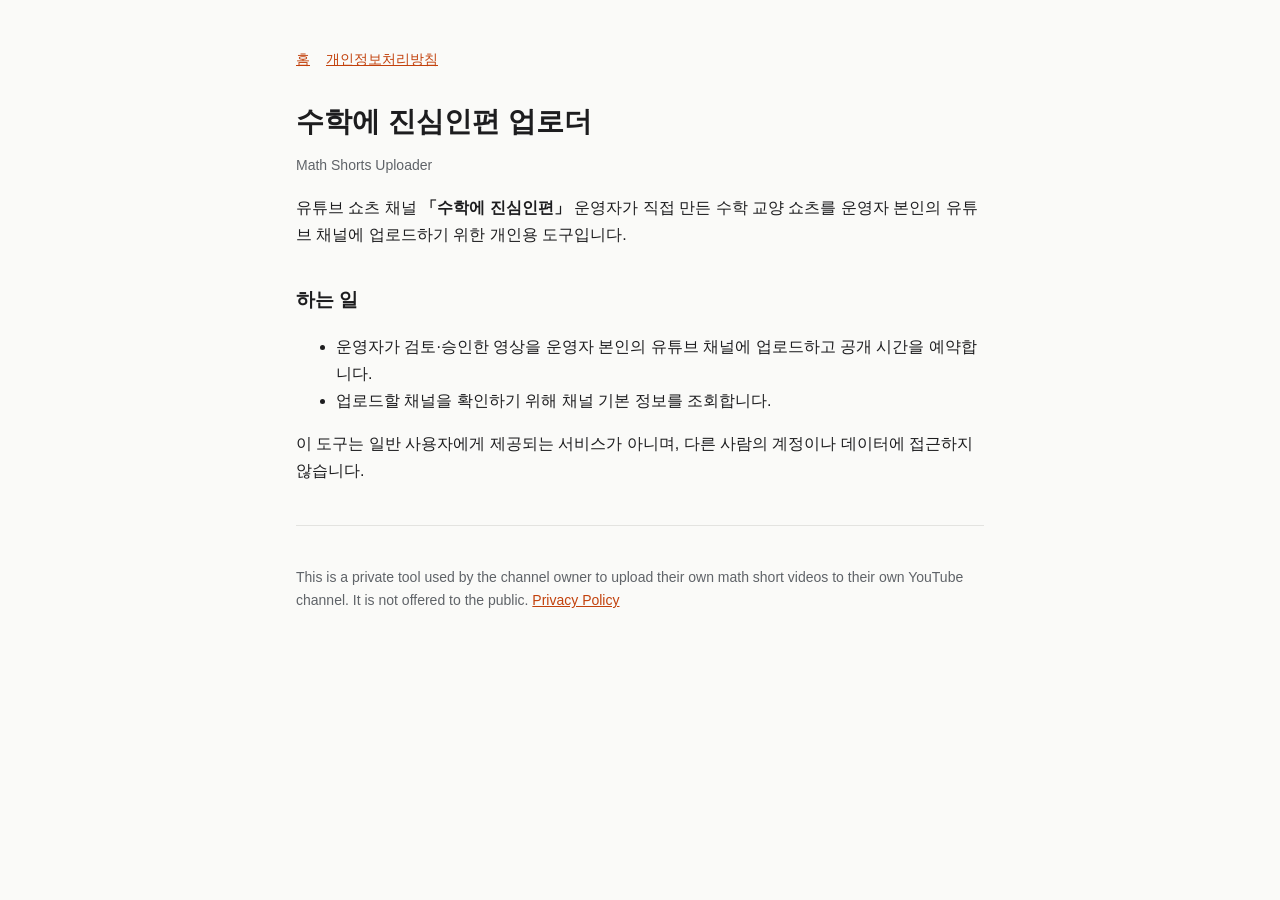
<file: index.html>
<!doctype html><html lang="ko"><head><meta charset="utf-8"><meta name="viewport" content="width=device-width,initial-scale=1">
<title>수학에 진심인편 업로더</title><link rel="stylesheet" href="style.css"></head><body><main>
<nav><a href="./">홈</a><a href="privacy.html">개인정보처리방침</a></nav>
<h1>수학에 진심인편 업로더</h1>
<p class="muted">Math Shorts Uploader</p>
<p>유튜브 쇼츠 채널 <b>「수학에 진심인편」</b> 운영자가 직접 만든 수학 교양 쇼츠를 운영자 본인의 유튜브 채널에 업로드하기 위한 개인용 도구입니다.</p>
<h2>하는 일</h2>
<ul>
<li>운영자가 검토·승인한 영상을 운영자 본인의 유튜브 채널에 업로드하고 공개 시간을 예약합니다.</li>
<li>업로드할 채널을 확인하기 위해 채널 기본 정보를 조회합니다.</li>
</ul>
<p>이 도구는 일반 사용자에게 제공되는 서비스가 아니며, 다른 사람의 계정이나 데이터에 접근하지 않습니다.</p>
<hr><p class="muted">This is a private tool used by the channel owner to upload their own math short videos to their own YouTube channel. It is not offered to the public. <a href="privacy.html">Privacy Policy</a></p>
</main></body></html>
</file>
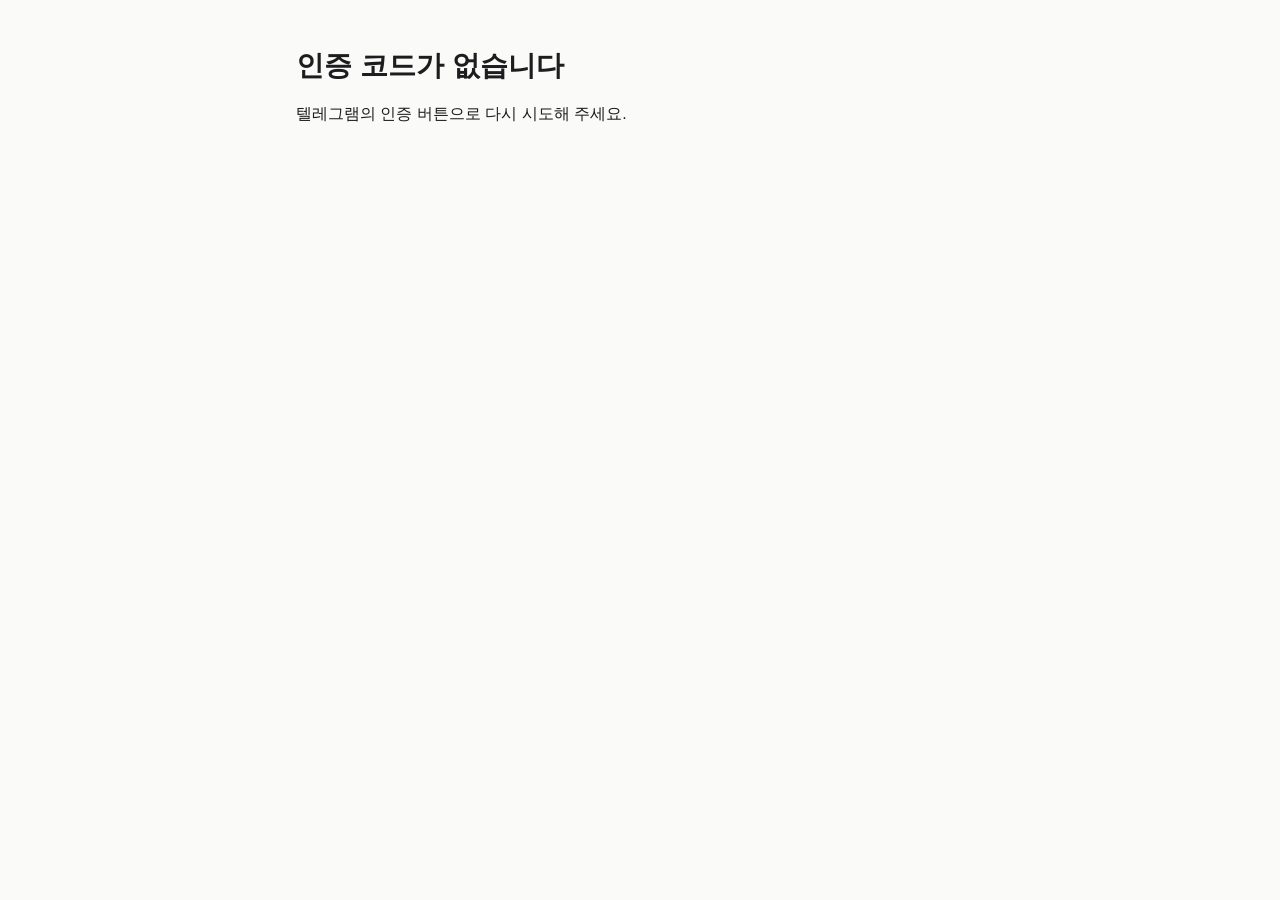
<file: oauth.html>
<!doctype html><html lang="ko"><head><meta charset="utf-8"><meta name="viewport" content="width=device-width,initial-scale=1">
<meta name="referrer" content="no-referrer"><meta name="robots" content="noindex">
<title>인증 코드</title><link rel="stylesheet" href="style.css">
<style>
#code{font:15px/1.5 ui-monospace,Menlo,monospace;word-break:break-all;background:var(--line);padding:14px;border-radius:10px;margin:16px 0;user-select:all}
button{font:600 18px/1 inherit;width:100%;padding:16px;border:0;border-radius:12px;background:var(--accent);color:#fff;cursor:pointer}
#done{color:var(--muted);font-size:14px;min-height:20px;margin-top:10px}
</style></head><body><main>
<h1 id="title">인증 코드</h1>
<p id="msg">아래 <b>복사</b> 버튼을 누른 뒤, 텔레그램 봇 대화창에 붙여 넣어 보내 주세요.<br><span class="muted">코드는 몇 분 안에 만료됩니다.</span></p>
<div id="code"></div>
<button id="copy">복사</button>
<div id="done"></div>
<script>
const q = new URLSearchParams(location.search);
const code = q.get("code"), err = q.get("error");
const box = document.getElementById("code");
if (code) {
  box.textContent = code;
} else {
  document.getElementById("title").textContent = "인증 코드가 없습니다";
  document.getElementById("msg").textContent = err ? ("Google 응답: " + err + " — 텔레그램의 버튼으로 다시 시도해 주세요.") : "텔레그램의 인증 버튼으로 다시 시도해 주세요.";
  box.remove(); document.getElementById("copy").remove();
}
document.getElementById("copy")?.addEventListener("click", async () => {
  try { await navigator.clipboard.writeText(code); }
  catch (e) { const r = document.createRange(); r.selectNodeContents(box); const s = getSelection(); s.removeAllRanges(); s.addRange(r); document.execCommand("copy"); }
  document.getElementById("done").textContent = "✅ 복사했습니다. 텔레그램에 붙여 넣어 보내 주세요.";
});
// 주소창·방문 기록에 코드가 남지 않게
history.replaceState(null, "", location.pathname);
</script>
</main></body></html>
</file>
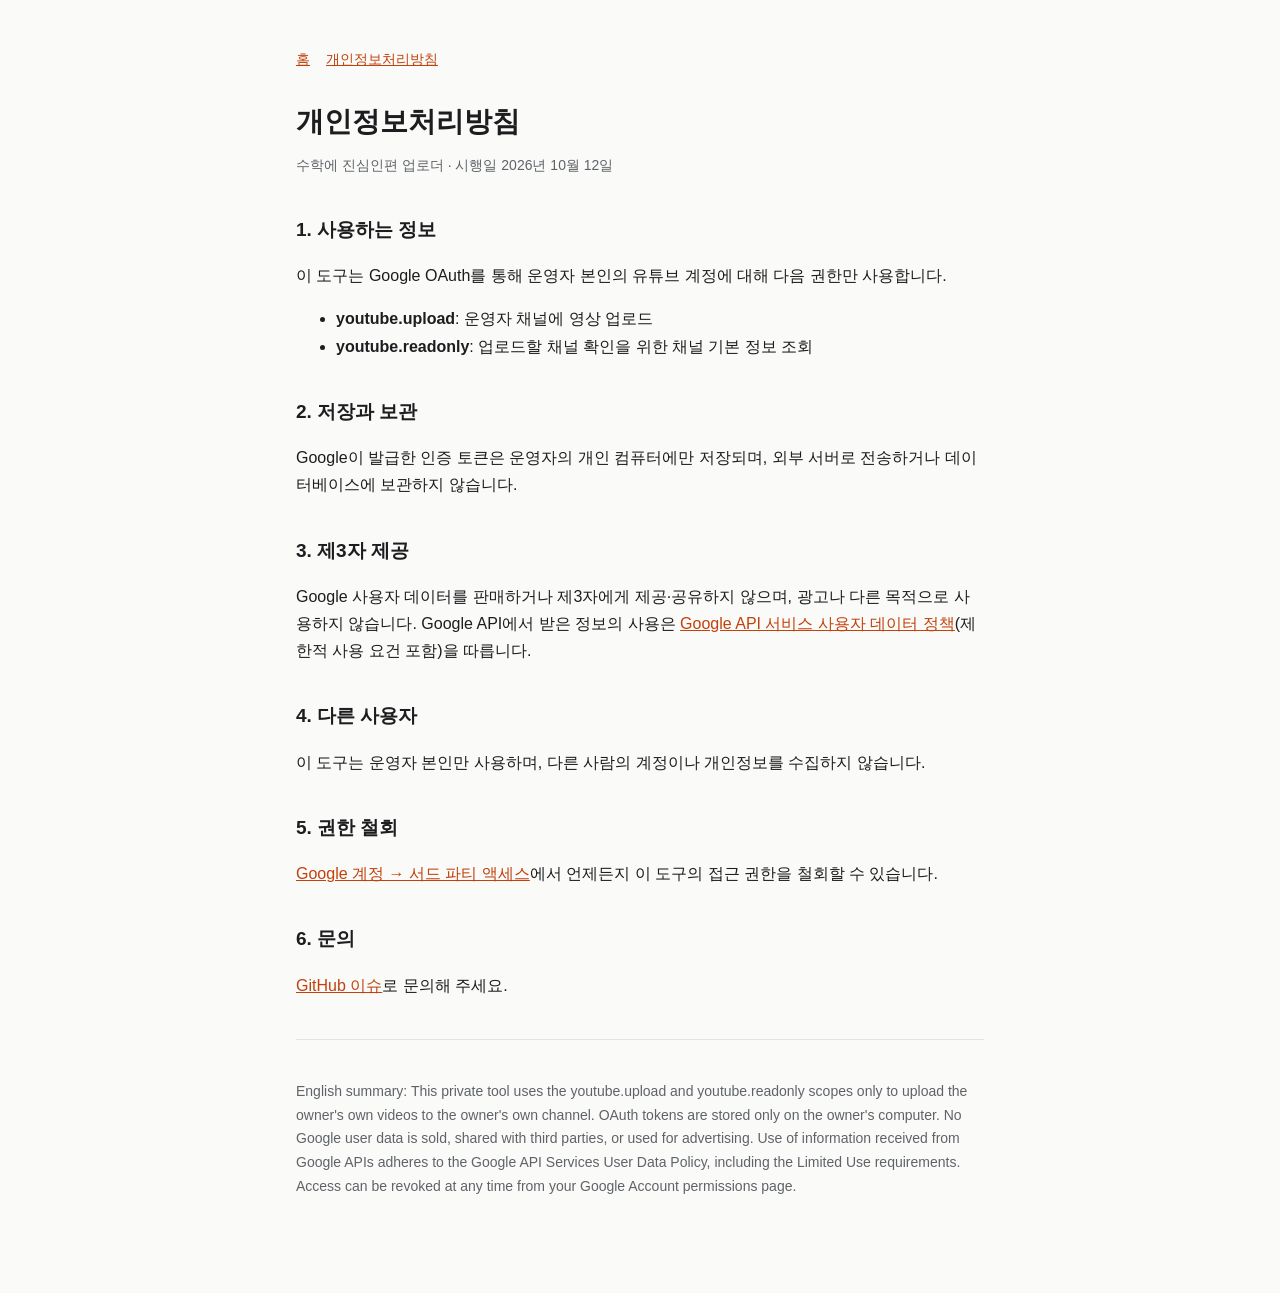
<file: privacy.html>
<!doctype html><html lang="ko"><head><meta charset="utf-8"><meta name="viewport" content="width=device-width,initial-scale=1">
<title>개인정보처리방침</title><link rel="stylesheet" href="style.css"></head><body><main>
<nav><a href="./">홈</a><a href="privacy.html">개인정보처리방침</a></nav>
<h1>개인정보처리방침</h1>
<p class="muted">수학에 진심인편 업로더 · 시행일 2026년 10월 12일</p>
<h2>1. 사용하는 정보</h2>
<p>이 도구는 Google OAuth를 통해 운영자 본인의 유튜브 계정에 대해 다음 권한만 사용합니다.</p>
<ul>
<li><b>youtube.upload</b>: 운영자 채널에 영상 업로드</li>
<li><b>youtube.readonly</b>: 업로드할 채널 확인을 위한 채널 기본 정보 조회</li>
</ul>
<h2>2. 저장과 보관</h2>
<p>Google이 발급한 인증 토큰은 운영자의 개인 컴퓨터에만 저장되며, 외부 서버로 전송하거나 데이터베이스에 보관하지 않습니다.</p>
<h2>3. 제3자 제공</h2>
<p>Google 사용자 데이터를 판매하거나 제3자에게 제공·공유하지 않으며, 광고나 다른 목적으로 사용하지 않습니다. Google API에서 받은 정보의 사용은 <a href="https://developers.google.com/terms/api-services-user-data-policy">Google API 서비스 사용자 데이터 정책</a>(제한적 사용 요건 포함)을 따릅니다.</p>
<h2>4. 다른 사용자</h2>
<p>이 도구는 운영자 본인만 사용하며, 다른 사람의 계정이나 개인정보를 수집하지 않습니다.</p>
<h2>5. 권한 철회</h2>
<p><a href="https://myaccount.google.com/permissions">Google 계정 → 서드 파티 액세스</a>에서 언제든지 이 도구의 접근 권한을 철회할 수 있습니다.</p>
<h2>6. 문의</h2>
<p><a href="https://github.com/cornucopia83-source/math-shorts-uploader/issues">GitHub 이슈</a>로 문의해 주세요.</p>
<hr>
<p class="muted">English summary: This private tool uses the youtube.upload and youtube.readonly scopes only to upload the owner's own videos to the owner's own channel. OAuth tokens are stored only on the owner's computer. No Google user data is sold, shared with third parties, or used for advertising. Use of information received from Google APIs adheres to the Google API Services User Data Policy, including the Limited Use requirements. Access can be revoked at any time from your Google Account permissions page.</p>
</main></body></html>
</file>
<file: style.css>
:root{--bg:#fafaf8;--fg:#1d1d1f;--muted:#5f6368;--line:#e3e3e0;--accent:#c2410c}
@media (prefers-color-scheme:dark){:root{--bg:#141414;--fg:#ececec;--muted:#a1a1a6;--line:#2c2c2e;--accent:#fb923c}}
*{box-sizing:border-box}body{margin:0;background:var(--bg);color:var(--fg);font:16px/1.7 -apple-system,BlinkMacSystemFont,"Apple SD Gothic Neo","Noto Sans KR",sans-serif}
main{max-width:720px;margin:0 auto;padding:48px 16px 80px}h1{font-size:28px;line-height:1.3;margin:0 0 8px}h2{font-size:19px;margin:36px 0 8px}
p,li{color:var(--fg)}.muted{color:var(--muted);font-size:14px}a{color:var(--accent)}hr{border:0;border-top:1px solid var(--line);margin:40px 0}
nav{display:flex;gap:16px;font-size:14px;margin-bottom:32px}
</file>
